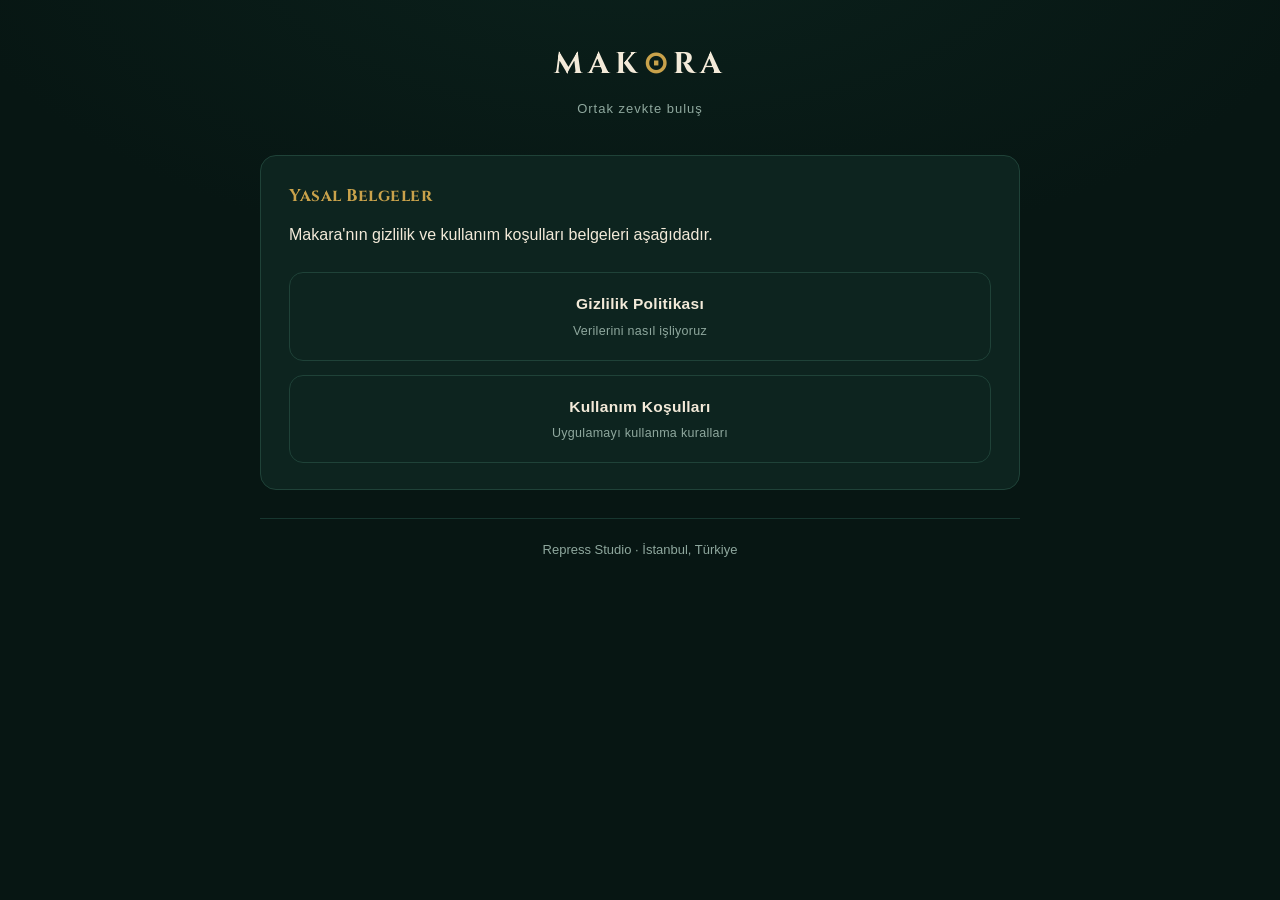
<file: index.html>
<!DOCTYPE html>
<html lang="tr">
<head>
<meta charset="UTF-8">
<meta name="viewport" content="width=device-width, initial-scale=1">
<title>Makara — Yasal</title>
<link rel="preconnect" href="https://fonts.googleapis.com">
<link href="https://fonts.googleapis.com/css2?family=Cinzel:wght@400;700&display=swap" rel="stylesheet">
<link rel="stylesheet" href="style.css">
<style>
  .links{display:flex;flex-direction:column;gap:14px;margin-top:24px}
  .linkbtn{display:block;background:var(--card);border:1px solid var(--border);
    border-radius:14px;padding:18px 20px;text-align:center;color:var(--cream);
    font-size:15.5px;font-weight:600;letter-spacing:.3px}
  .linkbtn:hover{border-color:var(--emerald);text-decoration:none}
  .linkbtn span{display:block;font-size:12.5px;color:var(--goldDim);
    font-weight:400;margin-top:4px}
</style>
</head>
<body>
<div class="wrap">
  <div class="brand">
    <div class="wordmark">MAK<span class="o">⊙</span>RA</div>
  </div>
  <div class="tagline">Ortak zevkte buluş</div>

  <div class="card">
    <h2 style="margin-top:0">Yasal Belgeler</h2>
    <p>Makara'nın gizlilik ve kullanım koşulları belgeleri aşağıdadır.</p>
    <div class="links">
      <a class="linkbtn" href="privacy.html">Gizlilik Politikası
        <span>Verilerini nasıl işliyoruz</span></a>
      <a class="linkbtn" href="terms.html">Kullanım Koşulları
        <span>Uygulamayı kullanma kuralları</span></a>
    </div>
  </div>

  <footer>Repress Studio · İstanbul, Türkiye</footer>
</div>
</body>
</html>
</file>
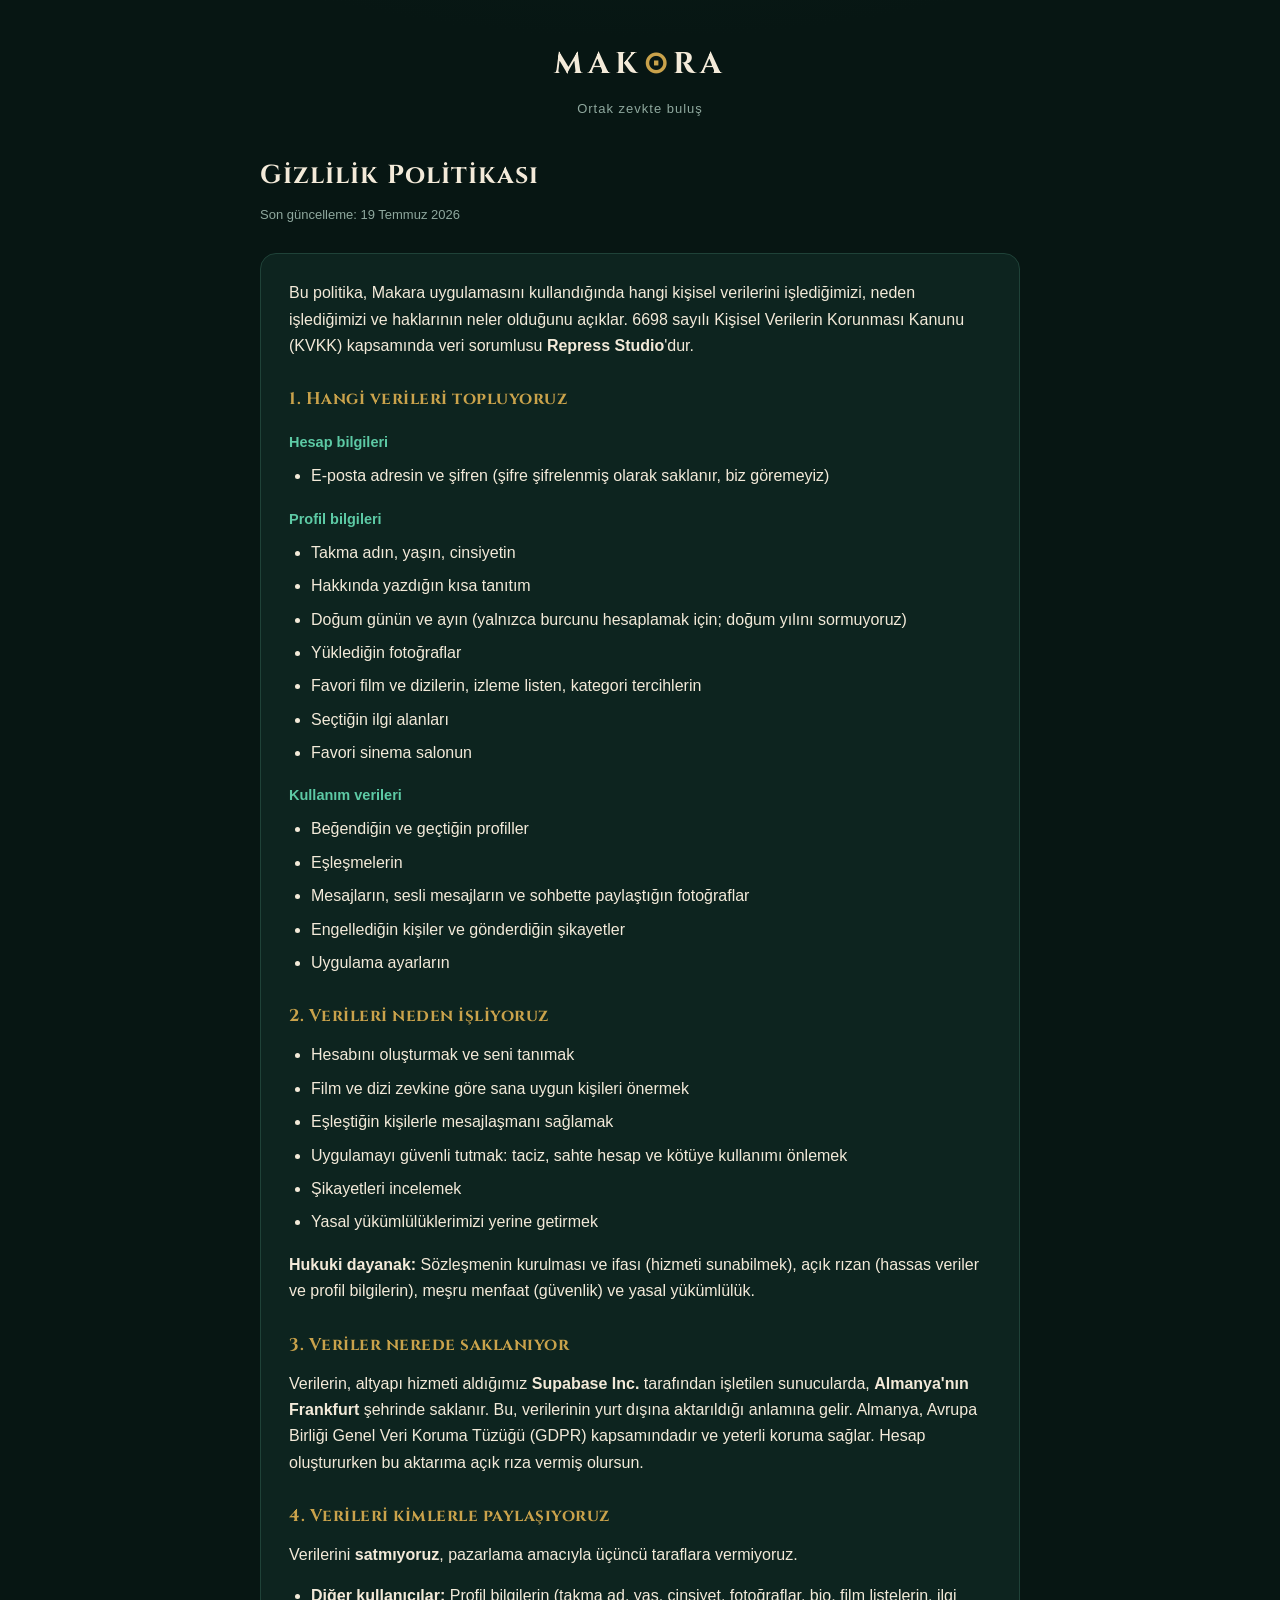
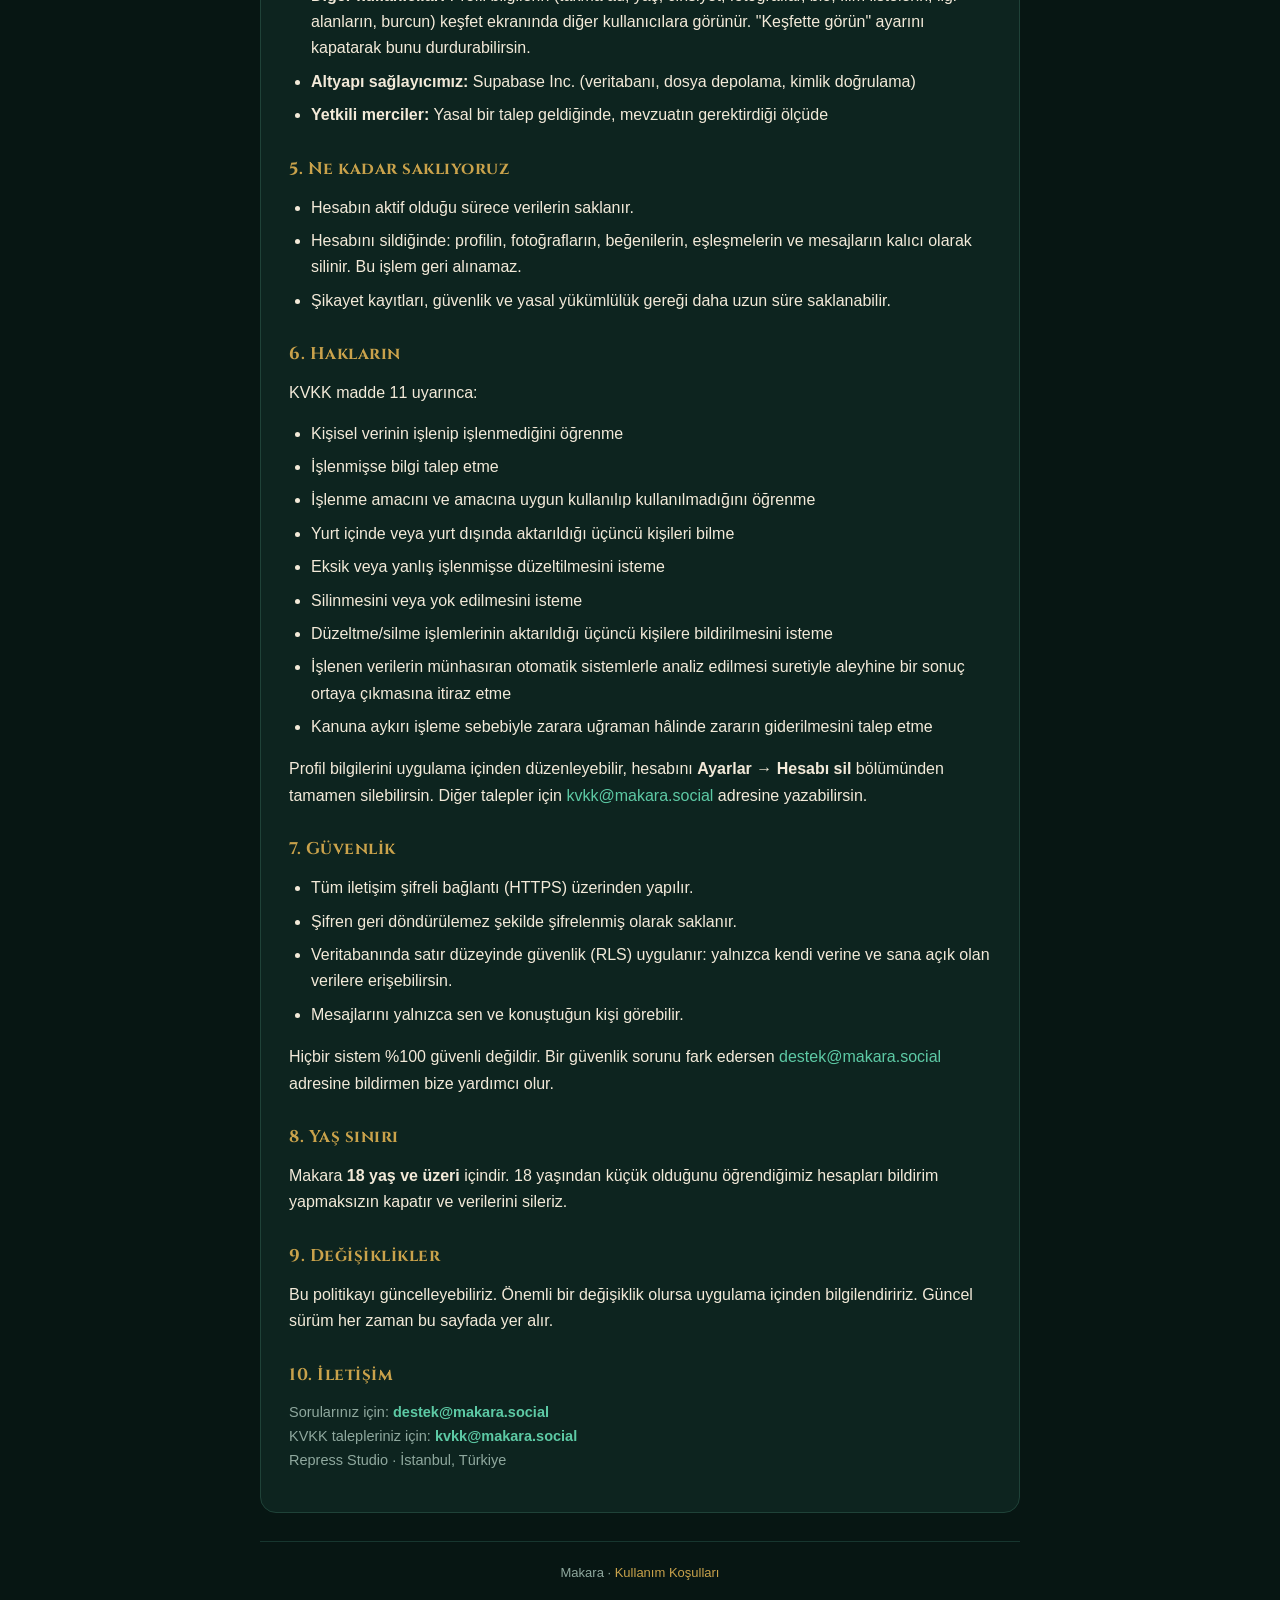
<file: privacy.html>
<!DOCTYPE html>
<html lang="tr">
<head>
<meta charset="UTF-8">
<meta name="viewport" content="width=device-width, initial-scale=1">
<title>Makara — Gizlilik Politikası</title>
<link rel="preconnect" href="https://fonts.googleapis.com">
<link href="https://fonts.googleapis.com/css2?family=Cinzel:wght@400;700&display=swap" rel="stylesheet">
<link rel="stylesheet" href="style.css">
</head>
<body>
<div class="wrap">
  <div class="brand">
    <div class="wordmark">MAK<span class="o">⊙</span>RA</div>
  </div>
  <div class="tagline">Ortak zevkte buluş</div>

  <h1>Gizlilik Politikası</h1>
  <div class="updated">Son güncelleme: 19 Temmuz 2026</div>

  <div class="card">
    <p>Bu politika, Makara uygulamasını kullandığında hangi kişisel verilerini
    işlediğimizi, neden işlediğimizi ve haklarının neler olduğunu açıklar.
    6698 sayılı Kişisel Verilerin Korunması Kanunu (KVKK) kapsamında veri
    sorumlusu <strong>Repress Studio</strong>'dur.</p>

    <h2>1. Hangi verileri topluyoruz</h2>

    <h3>Hesap bilgileri</h3>
    <ul>
      <li>E-posta adresin ve şifren (şifre şifrelenmiş olarak saklanır, biz göremeyiz)</li>
    </ul>

    <h3>Profil bilgileri</h3>
    <ul>
      <li>Takma adın, yaşın, cinsiyetin</li>
      <li>Hakkında yazdığın kısa tanıtım</li>
      <li>Doğum günün ve ayın (yalnızca burcunu hesaplamak için; doğum yılını sormuyoruz)</li>
      <li>Yüklediğin fotoğraflar</li>
      <li>Favori film ve dizilerin, izleme listen, kategori tercihlerin</li>
      <li>Seçtiğin ilgi alanları</li>
      <li>Favori sinema salonun</li>
    </ul>

    <h3>Kullanım verileri</h3>
    <ul>
      <li>Beğendiğin ve geçtiğin profiller</li>
      <li>Eşleşmelerin</li>
      <li>Mesajların, sesli mesajların ve sohbette paylaştığın fotoğraflar</li>
      <li>Engellediğin kişiler ve gönderdiğin şikayetler</li>
      <li>Uygulama ayarların</li>
    </ul>

    <h2>2. Verileri neden işliyoruz</h2>
    <ul>
      <li>Hesabını oluşturmak ve seni tanımak</li>
      <li>Film ve dizi zevkine göre sana uygun kişileri önermek</li>
      <li>Eşleştiğin kişilerle mesajlaşmanı sağlamak</li>
      <li>Uygulamayı güvenli tutmak: taciz, sahte hesap ve kötüye kullanımı önlemek</li>
      <li>Şikayetleri incelemek</li>
      <li>Yasal yükümlülüklerimizi yerine getirmek</li>
    </ul>
    <p><strong>Hukuki dayanak:</strong> Sözleşmenin kurulması ve ifası (hizmeti
    sunabilmek), açık rızan (hassas veriler ve profil bilgilerin), meşru menfaat
    (güvenlik) ve yasal yükümlülük.</p>

    <h2>3. Veriler nerede saklanıyor</h2>
    <p>Verilerin, altyapı hizmeti aldığımız <strong>Supabase Inc.</strong>
    tarafından işletilen sunucularda, <strong>Almanya'nın Frankfurt</strong>
    şehrinde saklanır. Bu, verilerinin yurt dışına aktarıldığı anlamına gelir.
    Almanya, Avrupa Birliği Genel Veri Koruma Tüzüğü (GDPR) kapsamındadır ve
    yeterli koruma sağlar. Hesap oluştururken bu aktarıma açık rıza vermiş
    olursun.</p>

    <h2>4. Verileri kimlerle paylaşıyoruz</h2>
    <p>Verilerini <strong>satmıyoruz</strong>, pazarlama amacıyla üçüncü
    taraflara vermiyoruz.</p>
    <ul>
      <li><strong>Diğer kullanıcılar:</strong> Profil bilgilerin (takma ad, yaş,
      cinsiyet, fotoğraflar, bio, film listelerin, ilgi alanların, burcun)
      keşfet ekranında diğer kullanıcılara görünür. "Keşfette görün" ayarını
      kapatarak bunu durdurabilirsin.</li>
      <li><strong>Altyapı sağlayıcımız:</strong> Supabase Inc. (veritabanı, dosya
      depolama, kimlik doğrulama)</li>
      <li><strong>Yetkili merciler:</strong> Yasal bir talep geldiğinde,
      mevzuatın gerektirdiği ölçüde</li>
    </ul>

    <h2>5. Ne kadar saklıyoruz</h2>
    <ul>
      <li>Hesabın aktif olduğu sürece verilerin saklanır.</li>
      <li>Hesabını sildiğinde: profilin, fotoğrafların, beğenilerin,
      eşleşmelerin ve mesajların kalıcı olarak silinir. Bu işlem geri alınamaz.</li>
      <li>Şikayet kayıtları, güvenlik ve yasal yükümlülük gereği daha uzun süre
      saklanabilir.</li>
    </ul>

    <h2>6. Hakların</h2>
    <p>KVKK madde 11 uyarınca:</p>
    <ul>
      <li>Kişisel verinin işlenip işlenmediğini öğrenme</li>
      <li>İşlenmişse bilgi talep etme</li>
      <li>İşlenme amacını ve amacına uygun kullanılıp kullanılmadığını öğrenme</li>
      <li>Yurt içinde veya yurt dışında aktarıldığı üçüncü kişileri bilme</li>
      <li>Eksik veya yanlış işlenmişse düzeltilmesini isteme</li>
      <li>Silinmesini veya yok edilmesini isteme</li>
      <li>Düzeltme/silme işlemlerinin aktarıldığı üçüncü kişilere bildirilmesini isteme</li>
      <li>İşlenen verilerin münhasıran otomatik sistemlerle analiz edilmesi
      suretiyle aleyhine bir sonuç ortaya çıkmasına itiraz etme</li>
      <li>Kanuna aykırı işleme sebebiyle zarara uğraman hâlinde zararın
      giderilmesini talep etme</li>
    </ul>
    <p>Profil bilgilerini uygulama içinden düzenleyebilir, hesabını
    <strong>Ayarlar → Hesabı sil</strong> bölümünden tamamen silebilirsin.
    Diğer talepler için <a href="mailto:kvkk@makara.social">kvkk@makara.social</a>
    adresine yazabilirsin.</p>

    <h2>7. Güvenlik</h2>
    <ul>
      <li>Tüm iletişim şifreli bağlantı (HTTPS) üzerinden yapılır.</li>
      <li>Şifren geri döndürülemez şekilde şifrelenmiş olarak saklanır.</li>
      <li>Veritabanında satır düzeyinde güvenlik (RLS) uygulanır: yalnızca kendi
      verine ve sana açık olan verilere erişebilirsin.</li>
      <li>Mesajlarını yalnızca sen ve konuştuğun kişi görebilir.</li>
    </ul>
    <p>Hiçbir sistem %100 güvenli değildir. Bir güvenlik sorunu fark edersen
    <a href="mailto:destek@makara.social">destek@makara.social</a> adresine
    bildirmen bize yardımcı olur.</p>

    <h2>8. Yaş sınırı</h2>
    <p>Makara <strong>18 yaş ve üzeri</strong> içindir. 18 yaşından küçük
    olduğunu öğrendiğimiz hesapları bildirim yapmaksızın kapatır ve verilerini
    sileriz.</p>

    <h2>9. Değişiklikler</h2>
    <p>Bu politikayı güncelleyebiliriz. Önemli bir değişiklik olursa uygulama
    içinden bilgilendiririz. Güncel sürüm her zaman bu sayfada yer alır.</p>

    <h2>10. İletişim</h2>
    <p class="contact">Sorularınız için:
    <a href="mailto:destek@makara.social">destek@makara.social</a><br>
    KVKK talepleriniz için:
    <a href="mailto:kvkk@makara.social">kvkk@makara.social</a><br>
    Repress Studio · İstanbul, Türkiye</p>
  </div>

  <footer>
    Makara · <a href="terms.html">Kullanım Koşulları</a>
  </footer>
</div>
</body>
</html>
</file>
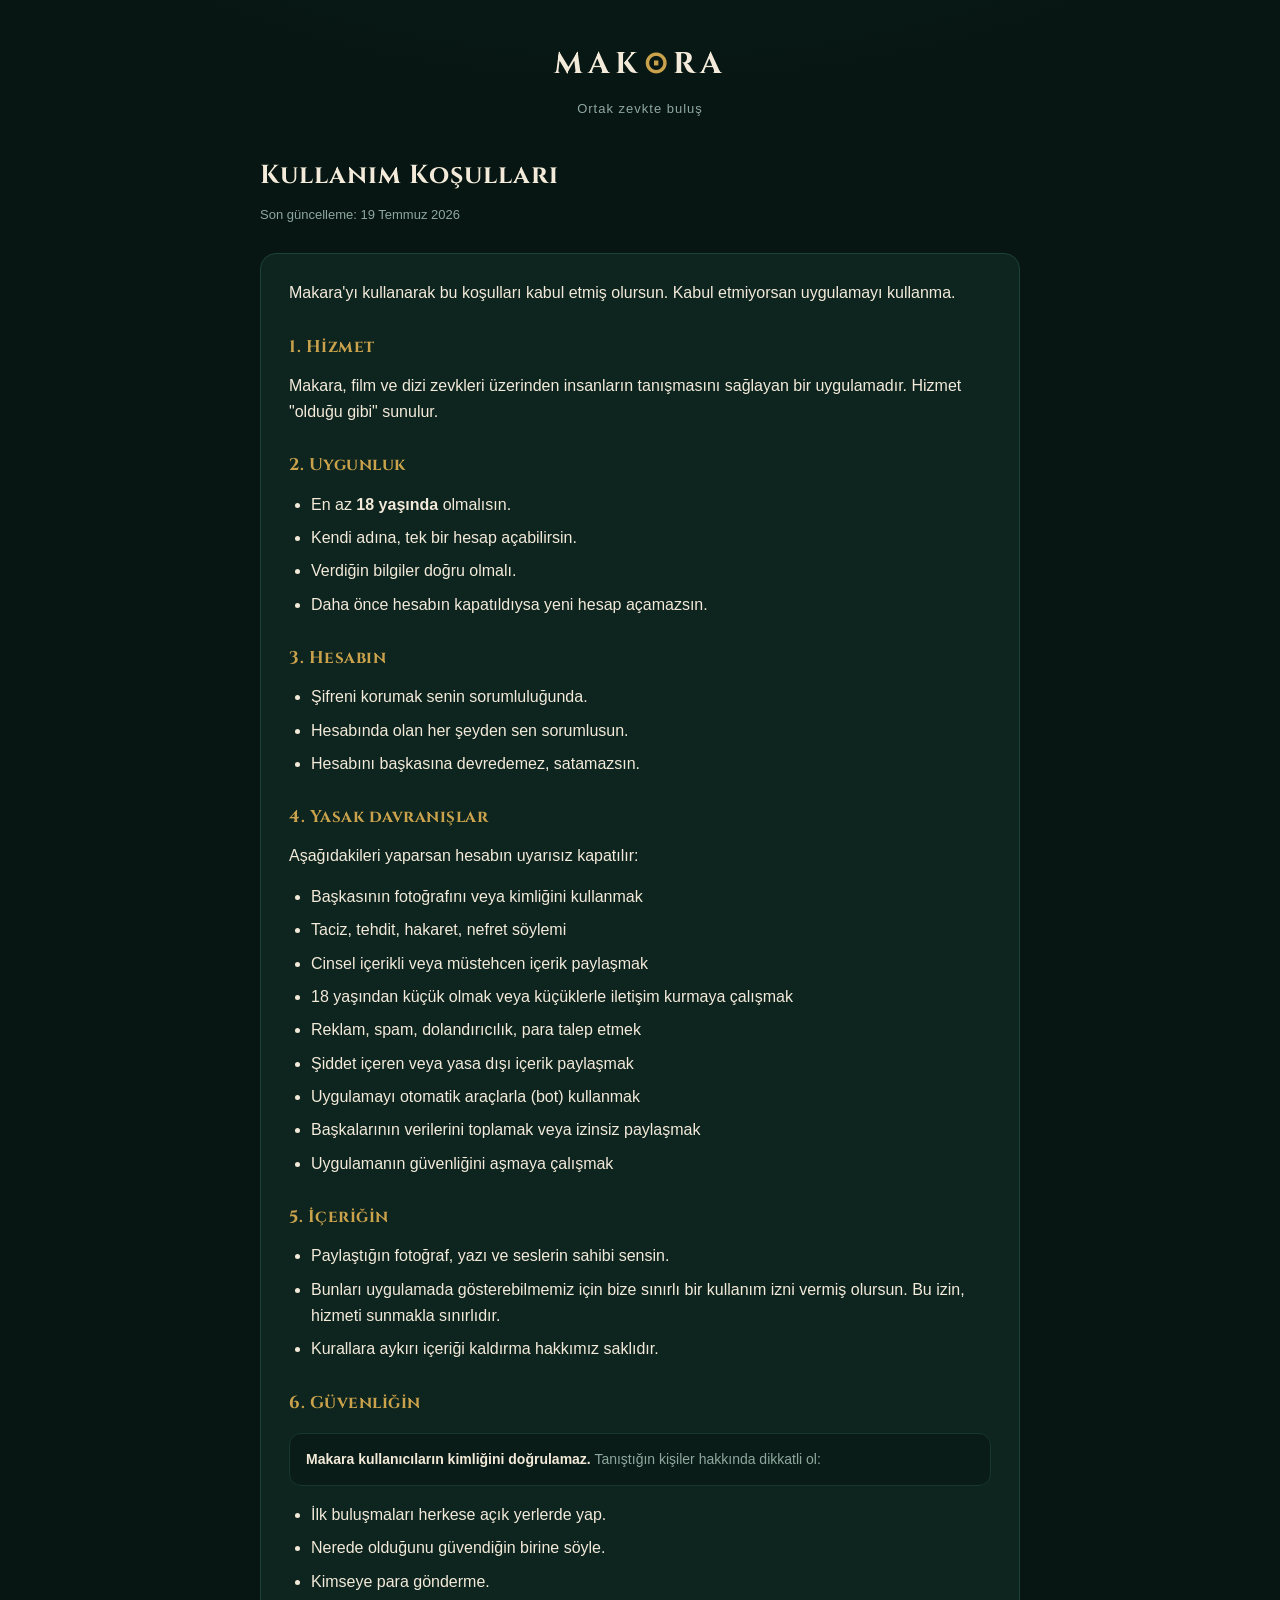
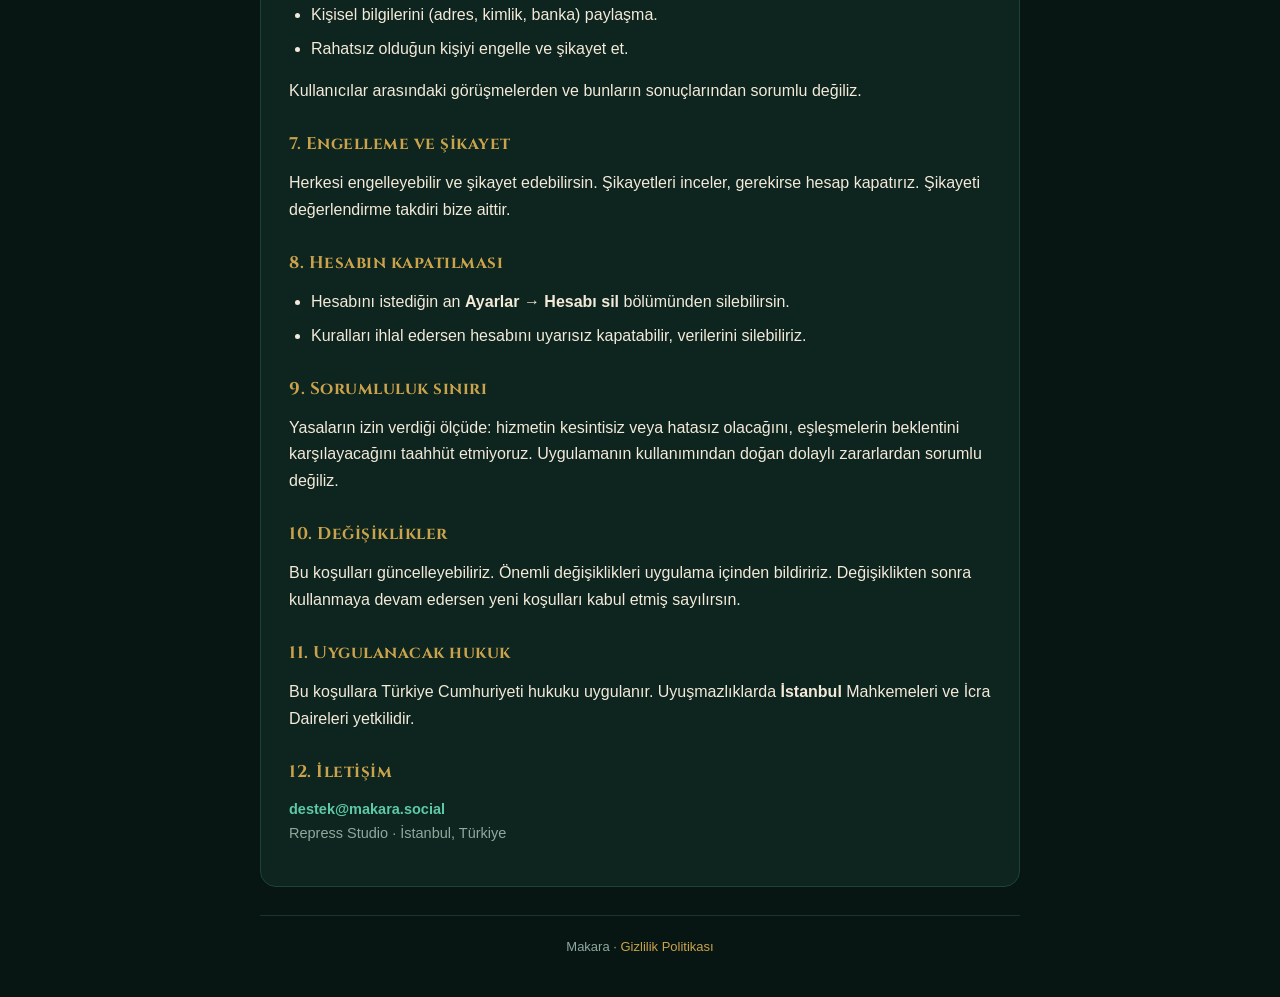
<file: terms.html>
<!DOCTYPE html>
<html lang="tr">
<head>
<meta charset="UTF-8">
<meta name="viewport" content="width=device-width, initial-scale=1">
<title>Makara — Kullanım Koşulları</title>
<link rel="preconnect" href="https://fonts.googleapis.com">
<link href="https://fonts.googleapis.com/css2?family=Cinzel:wght@400;700&display=swap" rel="stylesheet">
<link rel="stylesheet" href="style.css">
</head>
<body>
<div class="wrap">
  <div class="brand">
    <div class="wordmark">MAK<span class="o">⊙</span>RA</div>
  </div>
  <div class="tagline">Ortak zevkte buluş</div>

  <h1>Kullanım Koşulları</h1>
  <div class="updated">Son güncelleme: 19 Temmuz 2026</div>

  <div class="card">
    <p>Makara'yı kullanarak bu koşulları kabul etmiş olursun. Kabul etmiyorsan
    uygulamayı kullanma.</p>

    <h2>1. Hizmet</h2>
    <p>Makara, film ve dizi zevkleri üzerinden insanların tanışmasını sağlayan
    bir uygulamadır. Hizmet "olduğu gibi" sunulur.</p>

    <h2>2. Uygunluk</h2>
    <ul>
      <li>En az <strong>18 yaşında</strong> olmalısın.</li>
      <li>Kendi adına, tek bir hesap açabilirsin.</li>
      <li>Verdiğin bilgiler doğru olmalı.</li>
      <li>Daha önce hesabın kapatıldıysa yeni hesap açamazsın.</li>
    </ul>

    <h2>3. Hesabın</h2>
    <ul>
      <li>Şifreni korumak senin sorumluluğunda.</li>
      <li>Hesabında olan her şeyden sen sorumlusun.</li>
      <li>Hesabını başkasına devredemez, satamazsın.</li>
    </ul>

    <h2>4. Yasak davranışlar</h2>
    <p>Aşağıdakileri yaparsan hesabın uyarısız kapatılır:</p>
    <ul>
      <li>Başkasının fotoğrafını veya kimliğini kullanmak</li>
      <li>Taciz, tehdit, hakaret, nefret söylemi</li>
      <li>Cinsel içerikli veya müstehcen içerik paylaşmak</li>
      <li>18 yaşından küçük olmak veya küçüklerle iletişim kurmaya çalışmak</li>
      <li>Reklam, spam, dolandırıcılık, para talep etmek</li>
      <li>Şiddet içeren veya yasa dışı içerik paylaşmak</li>
      <li>Uygulamayı otomatik araçlarla (bot) kullanmak</li>
      <li>Başkalarının verilerini toplamak veya izinsiz paylaşmak</li>
      <li>Uygulamanın güvenliğini aşmaya çalışmak</li>
    </ul>

    <h2>5. İçeriğin</h2>
    <ul>
      <li>Paylaştığın fotoğraf, yazı ve seslerin sahibi sensin.</li>
      <li>Bunları uygulamada gösterebilmemiz için bize sınırlı bir kullanım izni
      vermiş olursun. Bu izin, hizmeti sunmakla sınırlıdır.</li>
      <li>Kurallara aykırı içeriği kaldırma hakkımız saklıdır.</li>
    </ul>

    <h2>6. Güvenliğin</h2>
    <div class="legal-note"><strong>Makara kullanıcıların kimliğini
    doğrulamaz.</strong> Tanıştığın kişiler hakkında dikkatli ol:</div>
    <ul>
      <li>İlk buluşmaları herkese açık yerlerde yap.</li>
      <li>Nerede olduğunu güvendiğin birine söyle.</li>
      <li>Kimseye para gönderme.</li>
      <li>Kişisel bilgilerini (adres, kimlik, banka) paylaşma.</li>
      <li>Rahatsız olduğun kişiyi engelle ve şikayet et.</li>
    </ul>
    <p>Kullanıcılar arasındaki görüşmelerden ve bunların sonuçlarından sorumlu
    değiliz.</p>

    <h2>7. Engelleme ve şikayet</h2>
    <p>Herkesi engelleyebilir ve şikayet edebilirsin. Şikayetleri inceler,
    gerekirse hesap kapatırız. Şikayeti değerlendirme takdiri bize aittir.</p>

    <h2>8. Hesabın kapatılması</h2>
    <ul>
      <li>Hesabını istediğin an <strong>Ayarlar → Hesabı sil</strong>
      bölümünden silebilirsin.</li>
      <li>Kuralları ihlal edersen hesabını uyarısız kapatabilir, verilerini
      silebiliriz.</li>
    </ul>

    <h2>9. Sorumluluk sınırı</h2>
    <p>Yasaların izin verdiği ölçüde: hizmetin kesintisiz veya hatasız olacağını,
    eşleşmelerin beklentini karşılayacağını taahhüt etmiyoruz. Uygulamanın
    kullanımından doğan dolaylı zararlardan sorumlu değiliz.</p>

    <h2>10. Değişiklikler</h2>
    <p>Bu koşulları güncelleyebiliriz. Önemli değişiklikleri uygulama içinden
    bildiririz. Değişiklikten sonra kullanmaya devam edersen yeni koşulları
    kabul etmiş sayılırsın.</p>

    <h2>11. Uygulanacak hukuk</h2>
    <p>Bu koşullara Türkiye Cumhuriyeti hukuku uygulanır. Uyuşmazlıklarda
    <strong>İstanbul</strong> Mahkemeleri ve İcra Daireleri yetkilidir.</p>

    <h2>12. İletişim</h2>
    <p class="contact"><a href="mailto:destek@makara.social">destek@makara.social</a><br>
    Repress Studio · İstanbul, Türkiye</p>
  </div>

  <footer>
    Makara · <a href="privacy.html">Gizlilik Politikası</a>
  </footer>
</div>
</body>
</html>
</file>
<file: style.css>
/* MAKARA — yasal sayfalar ortak stil */
:root{
  --bg:#071613; --card:#0D241F; --cardAlt:#0A1C18; --border:#1F4238;
  --borderSoft:#17362F; --emerald:#2AA17E; --emeraldBright:#5DCAA5;
  --gold:#C9A24B; --goldDim:#8FA89E; --cream:#F3EAD9;
}
*{box-sizing:border-box;margin:0;padding:0}
html{scroll-behavior:smooth}
body{
  background:radial-gradient(1200px 600px at 50% -10%, #0b211c 0%, var(--bg) 60%);
  color:var(--cream);
  font-family:-apple-system,BlinkMacSystemFont,"Segoe UI",Roboto,sans-serif;
  line-height:1.65; padding:40px 18px; min-height:100vh;
  -webkit-font-smoothing:antialiased;
}
.wrap{max-width:760px;margin:0 auto}
.brand{text-align:center;margin-bottom:8px}
.wordmark{
  font-family:'Cinzel',Georgia,serif;font-weight:700;font-size:30px;
  letter-spacing:5px;color:var(--cream)
}
.wordmark .o{color:var(--gold)}
.tagline{text-align:center;color:var(--goldDim);font-size:13px;
  letter-spacing:1px;margin-bottom:36px}
h1{font-family:'Cinzel',Georgia,serif;font-size:26px;letter-spacing:1px;
  color:var(--cream);margin-bottom:6px;font-weight:700}
.updated{color:var(--goldDim);font-size:13px;margin-bottom:28px}
.card{background:var(--card);border:1px solid var(--border);border-radius:16px;
  padding:26px 28px;margin-bottom:20px}
h2{font-family:'Cinzel',Georgia,serif;font-size:17px;letter-spacing:.5px;
  color:var(--gold);margin:26px 0 12px;font-weight:700}
h2:first-child{margin-top:0}
h3{font-size:14.5px;color:var(--emeraldBright);margin:18px 0 8px;font-weight:600}
p{margin-bottom:14px;color:var(--cream)}
ul{margin:0 0 16px 0;padding-left:22px}
li{margin-bottom:7px;color:var(--cream)}
strong{color:var(--cream);font-weight:600}
a{color:var(--emeraldBright);text-decoration:none}
a:hover{text-decoration:underline}
.legal-note{background:var(--cardAlt);border:1px solid var(--borderSoft);
  border-radius:12px;padding:14px 16px;margin:16px 0;font-size:14px;
  color:var(--goldDim)}
.contact{color:var(--goldDim);font-size:14.5px}
.contact a{font-weight:600}
footer{text-align:center;color:var(--goldDim);font-size:13px;
  margin-top:28px;padding-top:20px;border-top:1px solid var(--borderSoft)}
footer a{color:var(--gold)}
</file>
